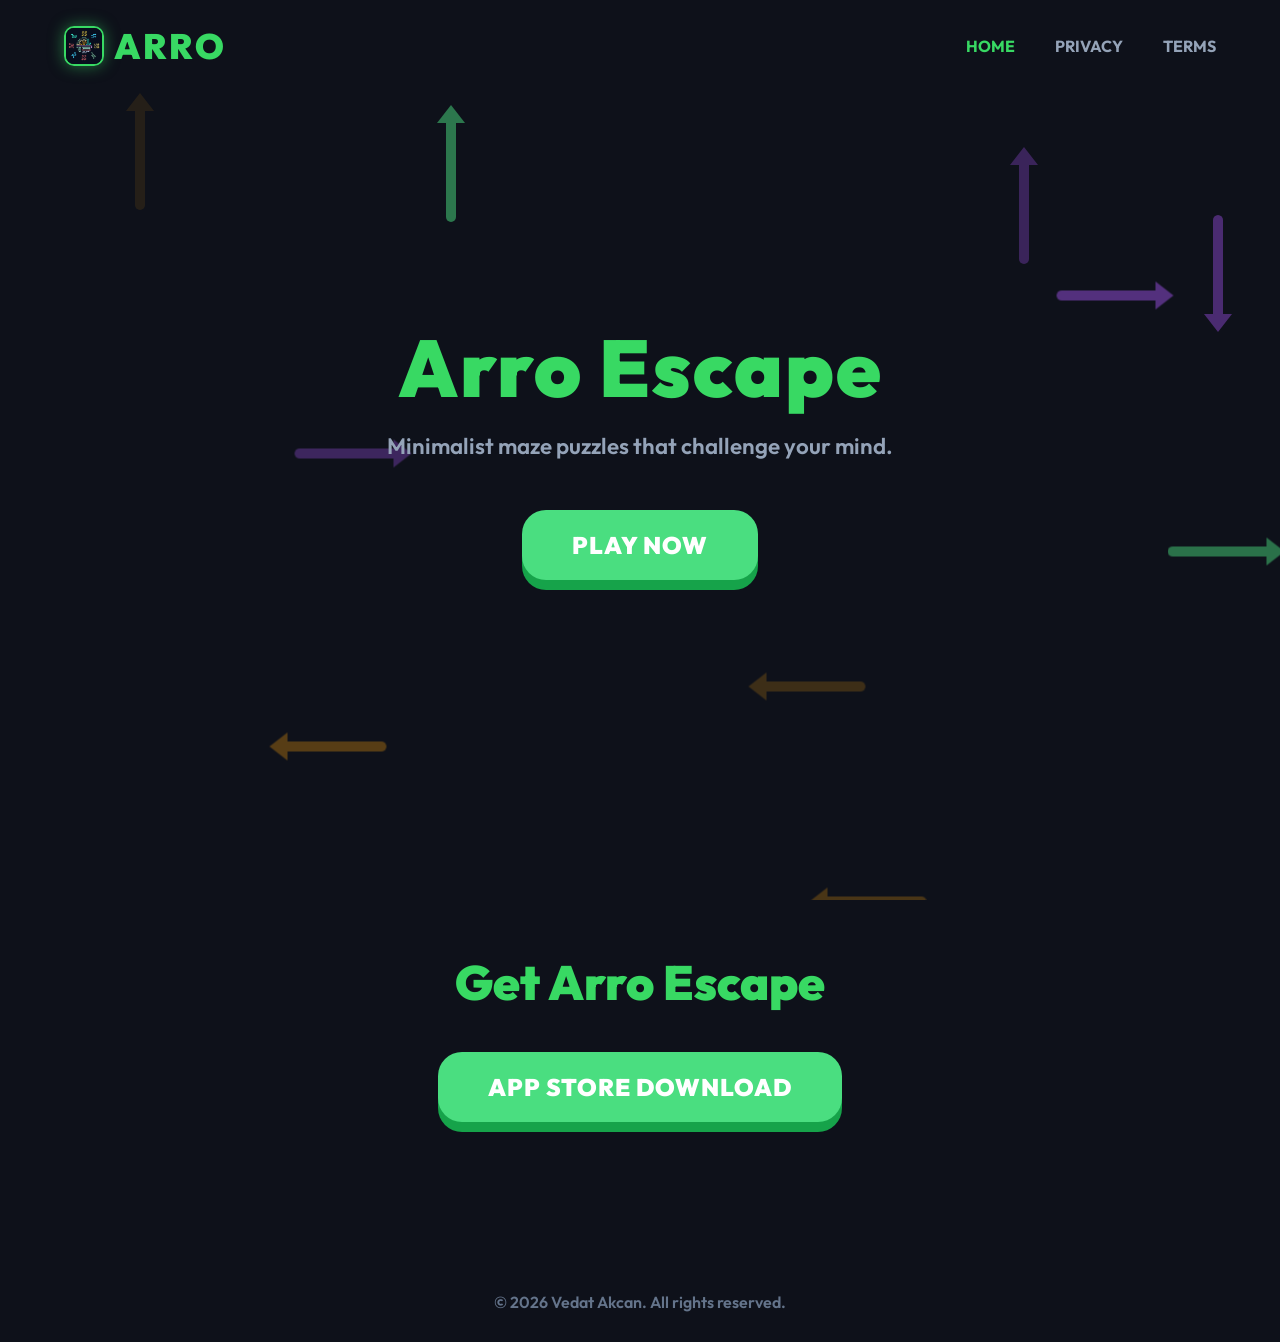
<file: index.html>
<!DOCTYPE html>
<html lang="en">
<head>
    <meta charset="UTF-8" />
    <meta name="viewport" content="width=device-width, initial-scale=1.0" />
    <title>Arro Escape</title>
    <meta name="description" content="Arro Escape is a minimalist maze puzzle game." />
    <link rel="icon" href="arro.png" />
    <link rel="stylesheet" href="style.css" />
</head>
<body>
    <div class="maze-background" id="mazeBg"></div>

    <nav>
        <a href="index.html" class="logo">
            <img src="arro.png" alt="Arro Logo" class="app-icon">
            ARRO
        </a>
        <div class="menu-toggle" onclick="toggleMenu()">☰</div>
        <ul id="nav-links">
            <li><a href="index.html" class="active">HOME</a></li>
            <li><a href="privacy.html">PRIVACY</a></li>
            <li><a href="terms.html">TERMS</a></li>
        </ul>
    </nav>

    <main>
        <div class="hero-content">
            <h1>Arro Escape</h1>
            <p class="subtitle">Minimalist maze puzzles that challenge your mind.</p>
            <a href="#download-section" class="btn-3d" id="playNowBtn">PLAY NOW</a>
        </div>
    </main>

    <div id="download-section" class="download-section">
        <h2>Get Arro Escape</h2>
        <a href="#" class="btn-3d">App Store Download</a>
    </div>

    <footer>
        &copy; 2026 Vedat Akcan. All rights reserved.
    </footer>

    <script>
        function toggleMenu() {
            document.getElementById("nav-links").classList.toggle("active");
        }

        // Oyun tarzı gövdeli/kuyruklu ok animasyonu
        (function createArrows() {
            const container = document.getElementById("mazeBg");
            const directions = [
                { rot: 0, dir: 'up' }, 
                { rot: 90, dir: 'right' }, 
                { rot: 180, dir: 'down' }, 
                { rot: 270, dir: 'left' }
            ];
            const count = 10; 
            const colors = ["#ef4444", "#f59e0b", "#a855f7", "#4ade80", "#3b82f6"]; // Kırmızı, turuncu, mor, yeşil, mavi

            for (let i = 0; i < count; i++) {
                const arrowConfig = directions[Math.floor(Math.random() * directions.length)];
                const color = colors[Math.floor(Math.random() * colors.length)];
                
                const wrapper = document.createElement("div");
                wrapper.className = "arrow-wrapper";
                wrapper.dataset.dir = arrowConfig.dir;
                wrapper.dataset.speed = Math.random() * 8 + 4; // Yavaş ve sabit akış
                
                wrapper.style.left = Math.random() * 100 + "%";
                wrapper.style.top = Math.random() * 100 + "%";
                wrapper.style.transform = `rotate(${arrowConfig.rot}deg)`;
                wrapper.style.opacity = Math.random() * 0.4 + 0.1;
                
                const head = document.createElement("div");
                head.className = "arrow-head";
                head.style.borderBottomColor = color;
                
                const body = document.createElement("div");
                body.className = "arrow-body";
                body.style.backgroundColor = color;
                
                wrapper.appendChild(head);
                wrapper.appendChild(body);
                container.appendChild(wrapper);
            }

            function animateArrows() {
                const arrows = document.querySelectorAll(".arrow-wrapper");
                arrows.forEach(arrow => {
                    const dir = arrow.dataset.dir;
                    const speed = parseFloat(arrow.dataset.speed);
                    let left = parseFloat(arrow.style.left) || 0;
                    let top = parseFloat(arrow.style.top) || 0;
                    const step = speed / 60;
                    
                    if (dir === "right") { left += step; if (left > 105) left = -10; }
                    else if (dir === "left") { left -= step; if (left < -10) left = 105; }
                    else if (dir === "down") { top += step; if (top > 105) top = -10; }
                    else if (dir === "up") { top -= step; if (top < -10) top = 105; }
                    
                    arrow.style.left = left + "%";
                    arrow.style.top = top + "%";
                });
                requestAnimationFrame(animateArrows);
            }
            animateArrows();
        })();
    </script>
</body>
</html>
</file>
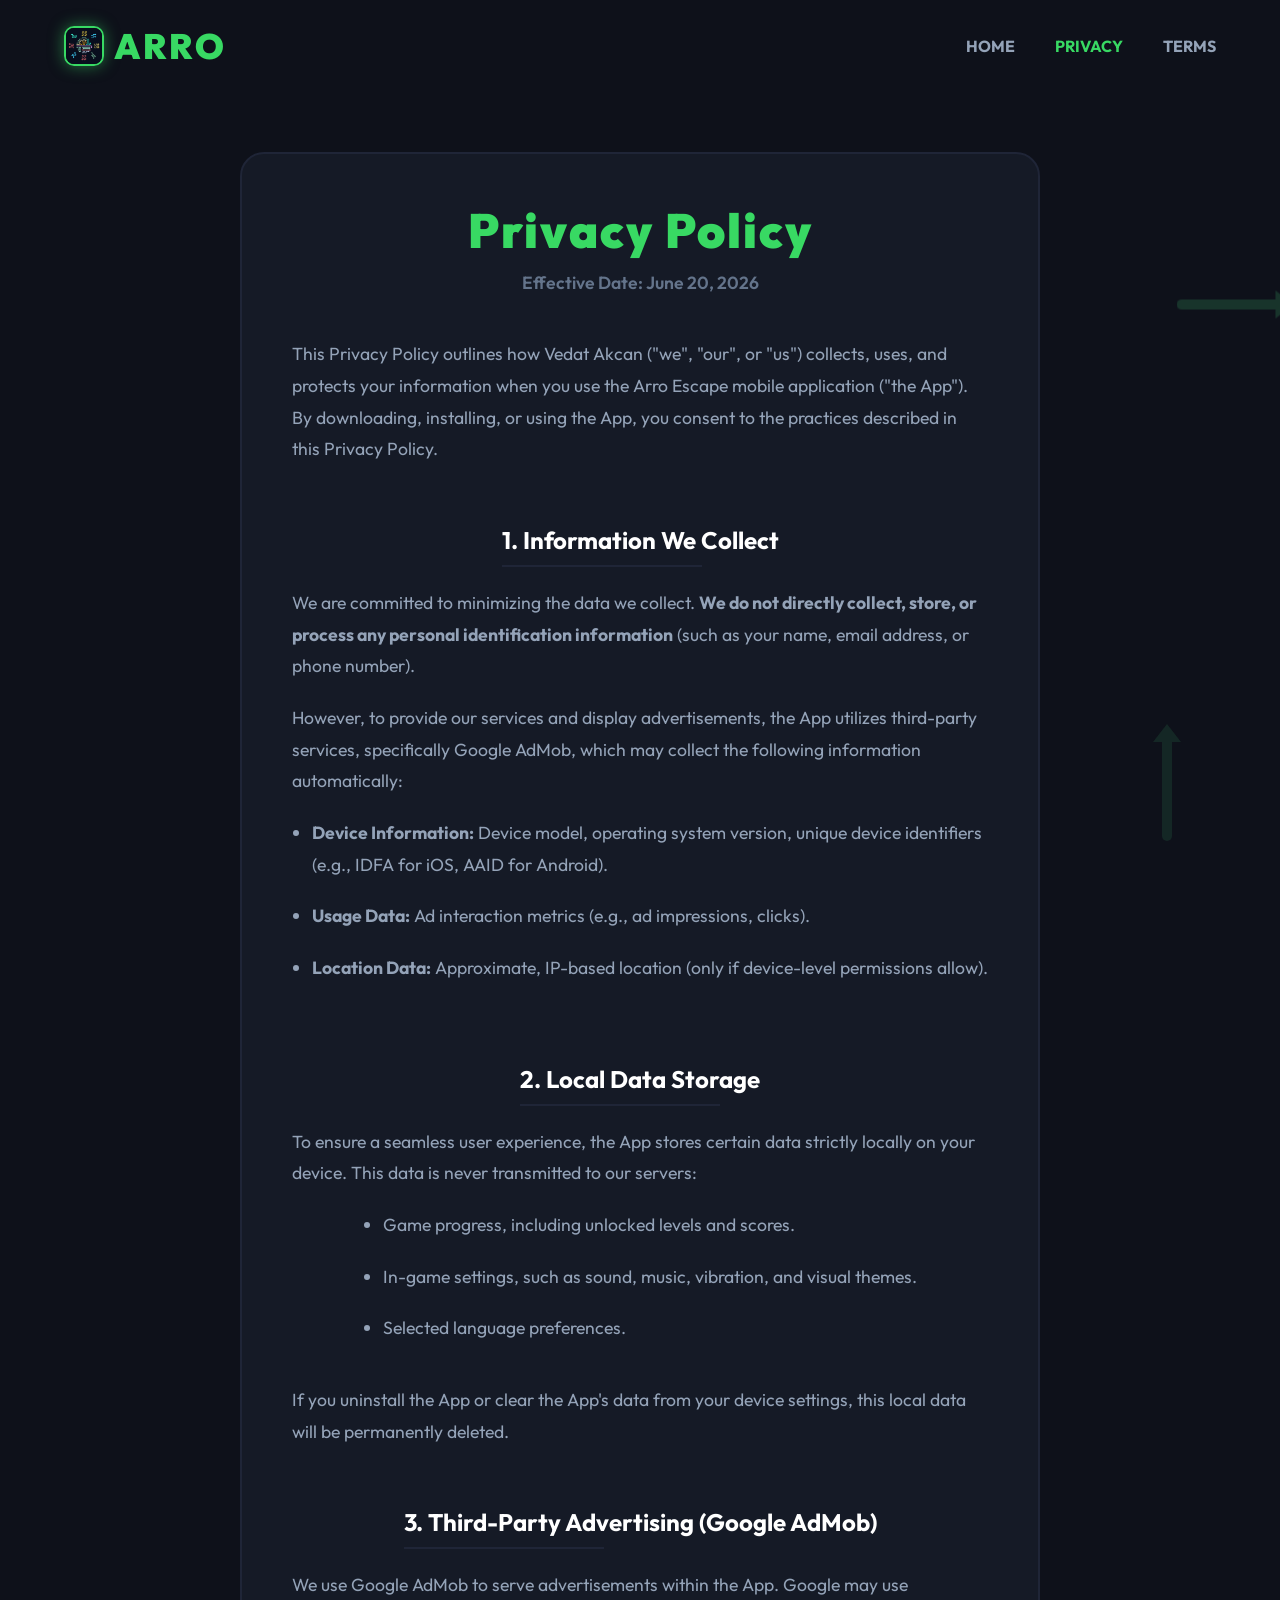
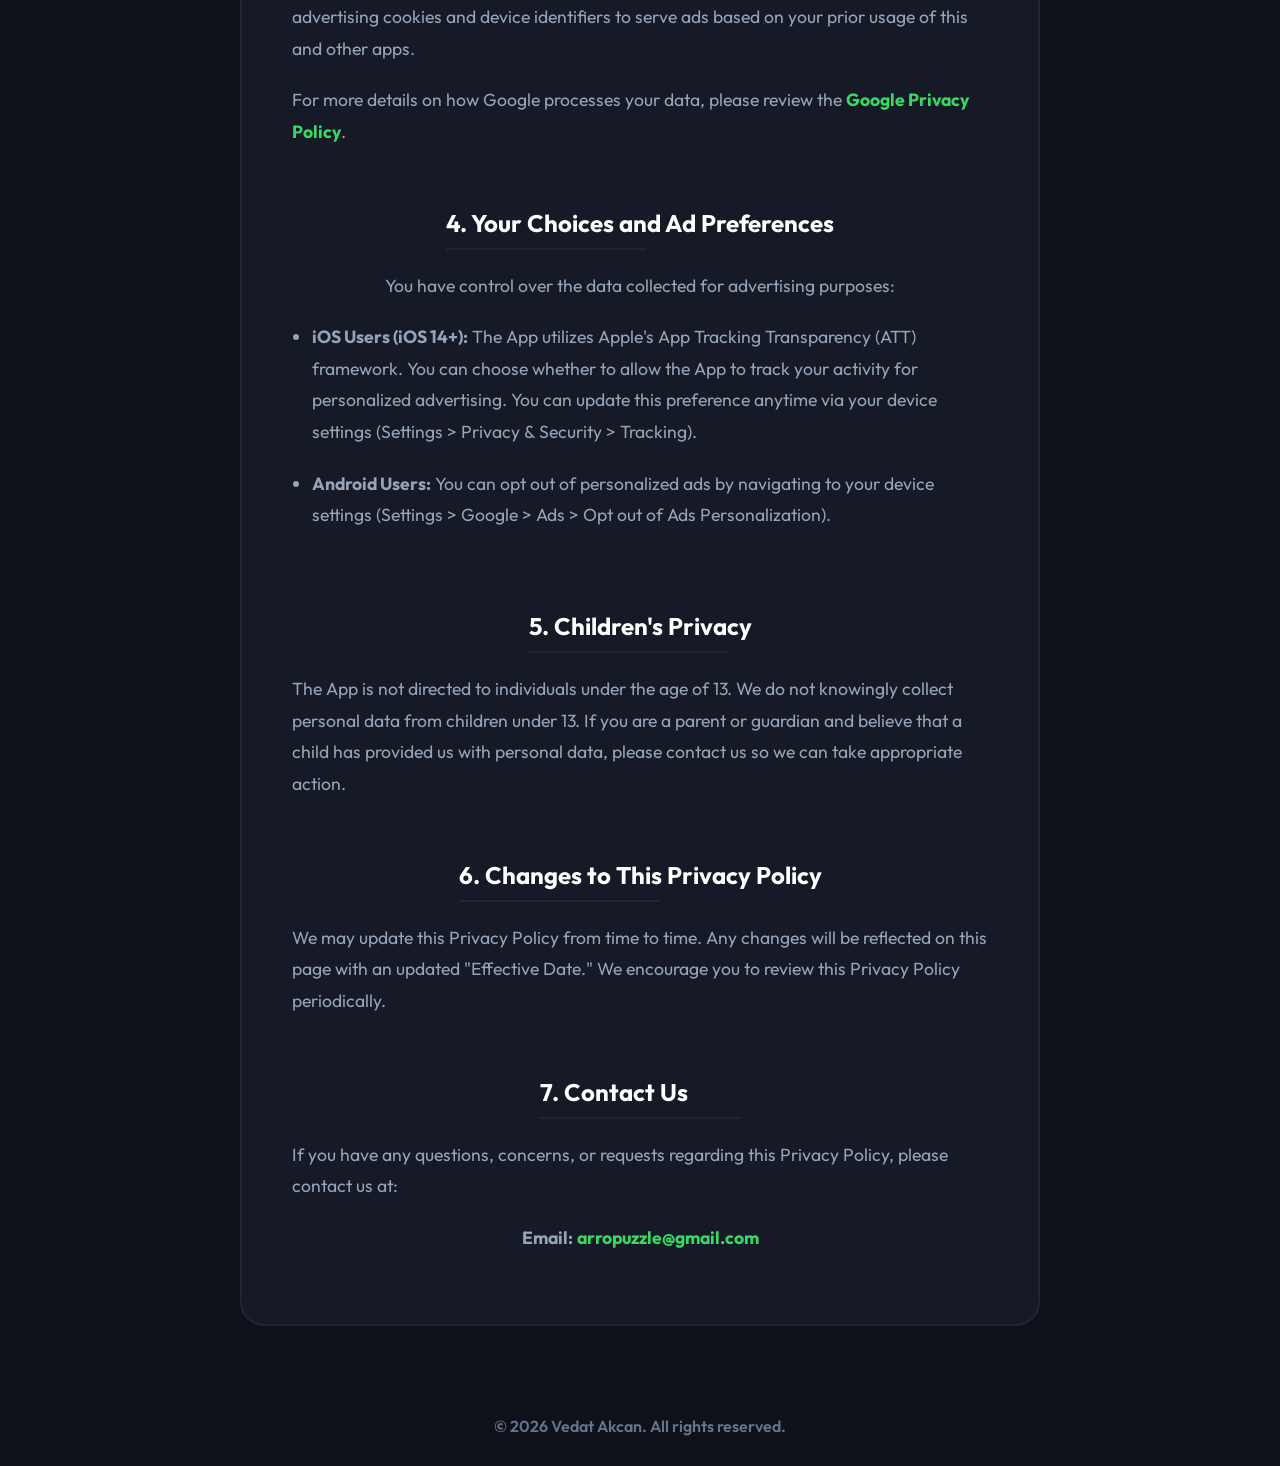
<file: privacy.html>
<!DOCTYPE html>
<html lang="en">
<head>
    <meta charset="UTF-8" />
    <meta name="viewport" content="width=device-width, initial-scale=1.0" />
    <title>Privacy Policy - Arro Escape</title>
    <link rel="icon" href="arro.png" />
    <link rel="stylesheet" href="style.css" />
</head>
<body>
    <div class="maze-background" id="mazeBg"></div>

    <nav>
        <a href="index.html" class="logo">
            <img src="arro.png" alt="Arro Logo" class="app-icon">
            ARRO
        </a>
        <div class="menu-toggle" onclick="toggleMenu()">☰</div>
        <ul id="nav-links">
            <li><a href="index.html">HOME</a></li>
            <li><a href="privacy.html" class="active">PRIVACY</a></li>
            <li><a href="terms.html">TERMS</a></li>
        </ul>
    </nav>

    <main class="policy-content">
        <h1>Privacy Policy</h1>
        <p class="meta">Effective Date: June 20, 2026</p>

        <p>This Privacy Policy outlines how Vedat Akcan ("we", "our", or "us") collects, uses, and protects your information when you use the Arro Escape mobile application ("the App"). By downloading, installing, or using the App, you consent to the practices described in this Privacy Policy.</p>

        <h2>1. Information We Collect</h2>
        <p>We are committed to minimizing the data we collect. <strong>We do not directly collect, store, or process any personal identification information</strong> (such as your name, email address, or phone number).</p>
        <p>However, to provide our services and display advertisements, the App utilizes third-party services, specifically Google AdMob, which may collect the following information automatically:</p>
        <ul>
            <li><strong>Device Information:</strong> Device model, operating system version, unique device identifiers (e.g., IDFA for iOS, AAID for Android).</li>
            <li><strong>Usage Data:</strong> Ad interaction metrics (e.g., ad impressions, clicks).</li>
            <li><strong>Location Data:</strong> Approximate, IP-based location (only if device-level permissions allow).</li>
        </ul>

        <h2>2. Local Data Storage</h2>
        <p>To ensure a seamless user experience, the App stores certain data strictly locally on your device. This data is never transmitted to our servers:</p>
        <ul>
            <li>Game progress, including unlocked levels and scores.</li>
            <li>In-game settings, such as sound, music, vibration, and visual themes.</li>
            <li>Selected language preferences.</li>
        </ul>
        <p>If you uninstall the App or clear the App's data from your device settings, this local data will be permanently deleted.</p>

        <h2>3. Third-Party Advertising (Google AdMob)</h2>
        <p>We use Google AdMob to serve advertisements within the App. Google may use advertising cookies and device identifiers to serve ads based on your prior usage of this and other apps.</p>
        <p>For more details on how Google processes your data, please review the <a href="https://policies.google.com/privacy" target="_blank" rel="noopener noreferrer">Google Privacy Policy</a>.</p>

        <h2>4. Your Choices and Ad Preferences</h2>
        <p>You have control over the data collected for advertising purposes:</p>
        <ul>
            <li><strong>iOS Users (iOS 14+):</strong> The App utilizes Apple's App Tracking Transparency (ATT) framework. You can choose whether to allow the App to track your activity for personalized advertising. You can update this preference anytime via your device settings (Settings &gt; Privacy &amp; Security &gt; Tracking).</li>
            <li><strong>Android Users:</strong> You can opt out of personalized ads by navigating to your device settings (Settings &gt; Google &gt; Ads &gt; Opt out of Ads Personalization).</li>
        </ul>

        <h2>5. Children's Privacy</h2>
        <p>The App is not directed to individuals under the age of 13. We do not knowingly collect personal data from children under 13. If you are a parent or guardian and believe that a child has provided us with personal data, please contact us so we can take appropriate action.</p>

        <h2>6. Changes to This Privacy Policy</h2>
        <p>We may update this Privacy Policy from time to time. Any changes will be reflected on this page with an updated "Effective Date." We encourage you to review this Privacy Policy periodically.</p>

        <h2>7. Contact Us</h2>
        <p>If you have any questions, concerns, or requests regarding this Privacy Policy, please contact us at:</p>
        <p><strong>Email:</strong> <a href="mailto:arropuzzle@gmail.com">arropuzzle@gmail.com</a></p>
    </main>

    <footer>
        &copy; 2026 Vedat Akcan. All rights reserved.
    </footer>

    <script>
        function toggleMenu() { document.getElementById("nav-links").classList.toggle("active"); }

        // Oyun tarzı gövdeli/kuyruklu ok animasyonu (Az sayıda arka plan için)
        (function createArrows() {
            const container = document.getElementById("mazeBg");
            const directions = [
                { rot: 0, dir: 'up' }, 
                { rot: 90, dir: 'right' }, 
                { rot: 180, dir: 'down' }, 
                { rot: 270, dir: 'left' }
            ];
            
            for (let i = 0; i < 4; i++) {
                const arrowConfig = directions[Math.floor(Math.random() * directions.length)];
                const color = "#4ade80"; // Sadece yeşil oklar
                
                const wrapper = document.createElement("div");
                wrapper.className = "arrow-wrapper";
                wrapper.dataset.dir = arrowConfig.dir;
                wrapper.dataset.speed = Math.random() * 5 + 3;
                
                wrapper.style.left = Math.random() * 100 + "%";
                wrapper.style.top = Math.random() * 100 + "%";
                wrapper.style.transform = `rotate(${arrowConfig.rot}deg)`;
                wrapper.style.opacity = Math.random() * 0.15 + 0.05;
                
                const head = document.createElement("div");
                head.className = "arrow-head";
                head.style.borderBottomColor = color;
                
                const body = document.createElement("div");
                body.className = "arrow-body";
                body.style.backgroundColor = color;
                
                wrapper.appendChild(head);
                wrapper.appendChild(body);
                container.appendChild(wrapper);
            }

            function animateArrows() {
                const arrows = document.querySelectorAll(".arrow-wrapper");
                arrows.forEach(arrow => {
                    const dir = arrow.dataset.dir;
                    const speed = parseFloat(arrow.dataset.speed);
                    let left = parseFloat(arrow.style.left) || 0;
                    let top = parseFloat(arrow.style.top) || 0;
                    const step = speed / 60;
                    
                    if (dir === "right") { left += step; if (left > 105) left = -10; }
                    else if (dir === "left") { left -= step; if (left < -10) left = 105; }
                    else if (dir === "down") { top += step; if (top > 105) top = -10; }
                    else if (dir === "up") { top -= step; if (top < -10) top = 105; }
                    
                    arrow.style.left = left + "%";
                    arrow.style.top = top + "%";
                });
                requestAnimationFrame(animateArrows);
            }
            animateArrows();
        })();
    </script>
</body>
</html>
</file>
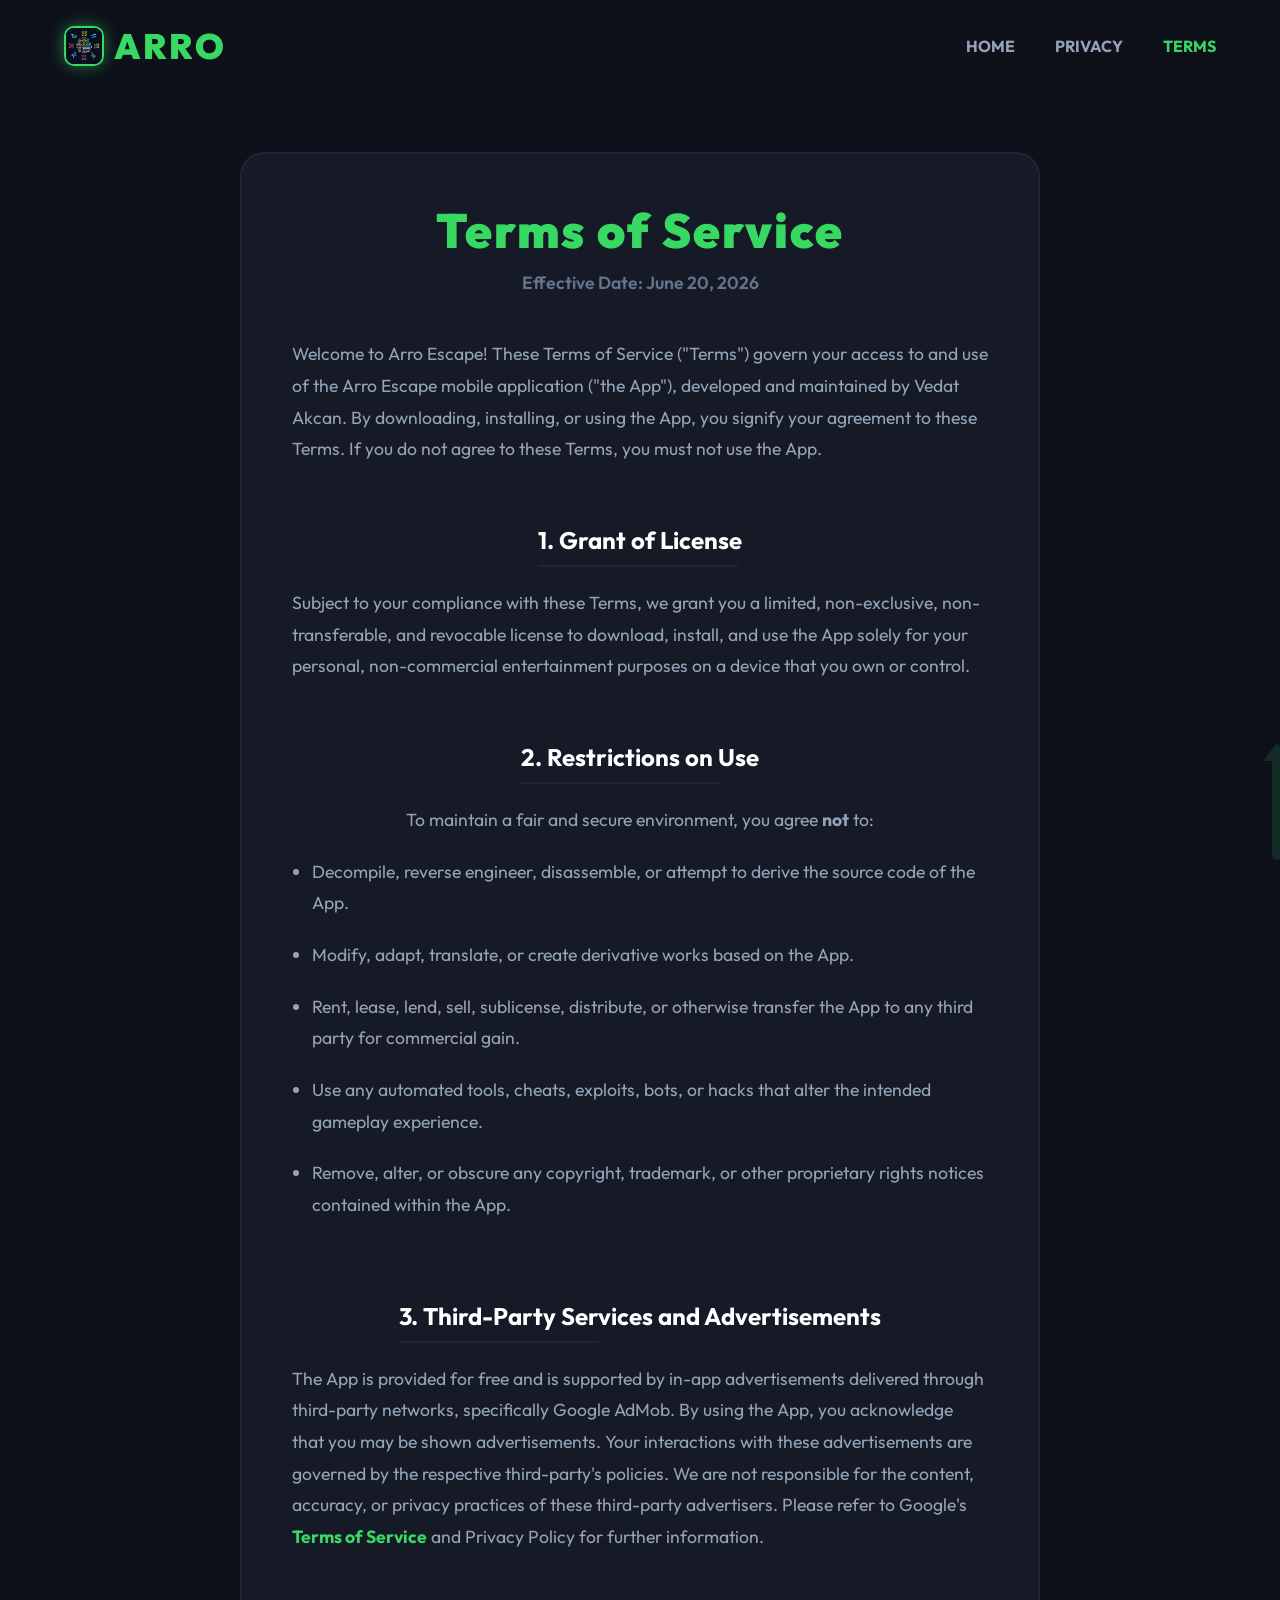
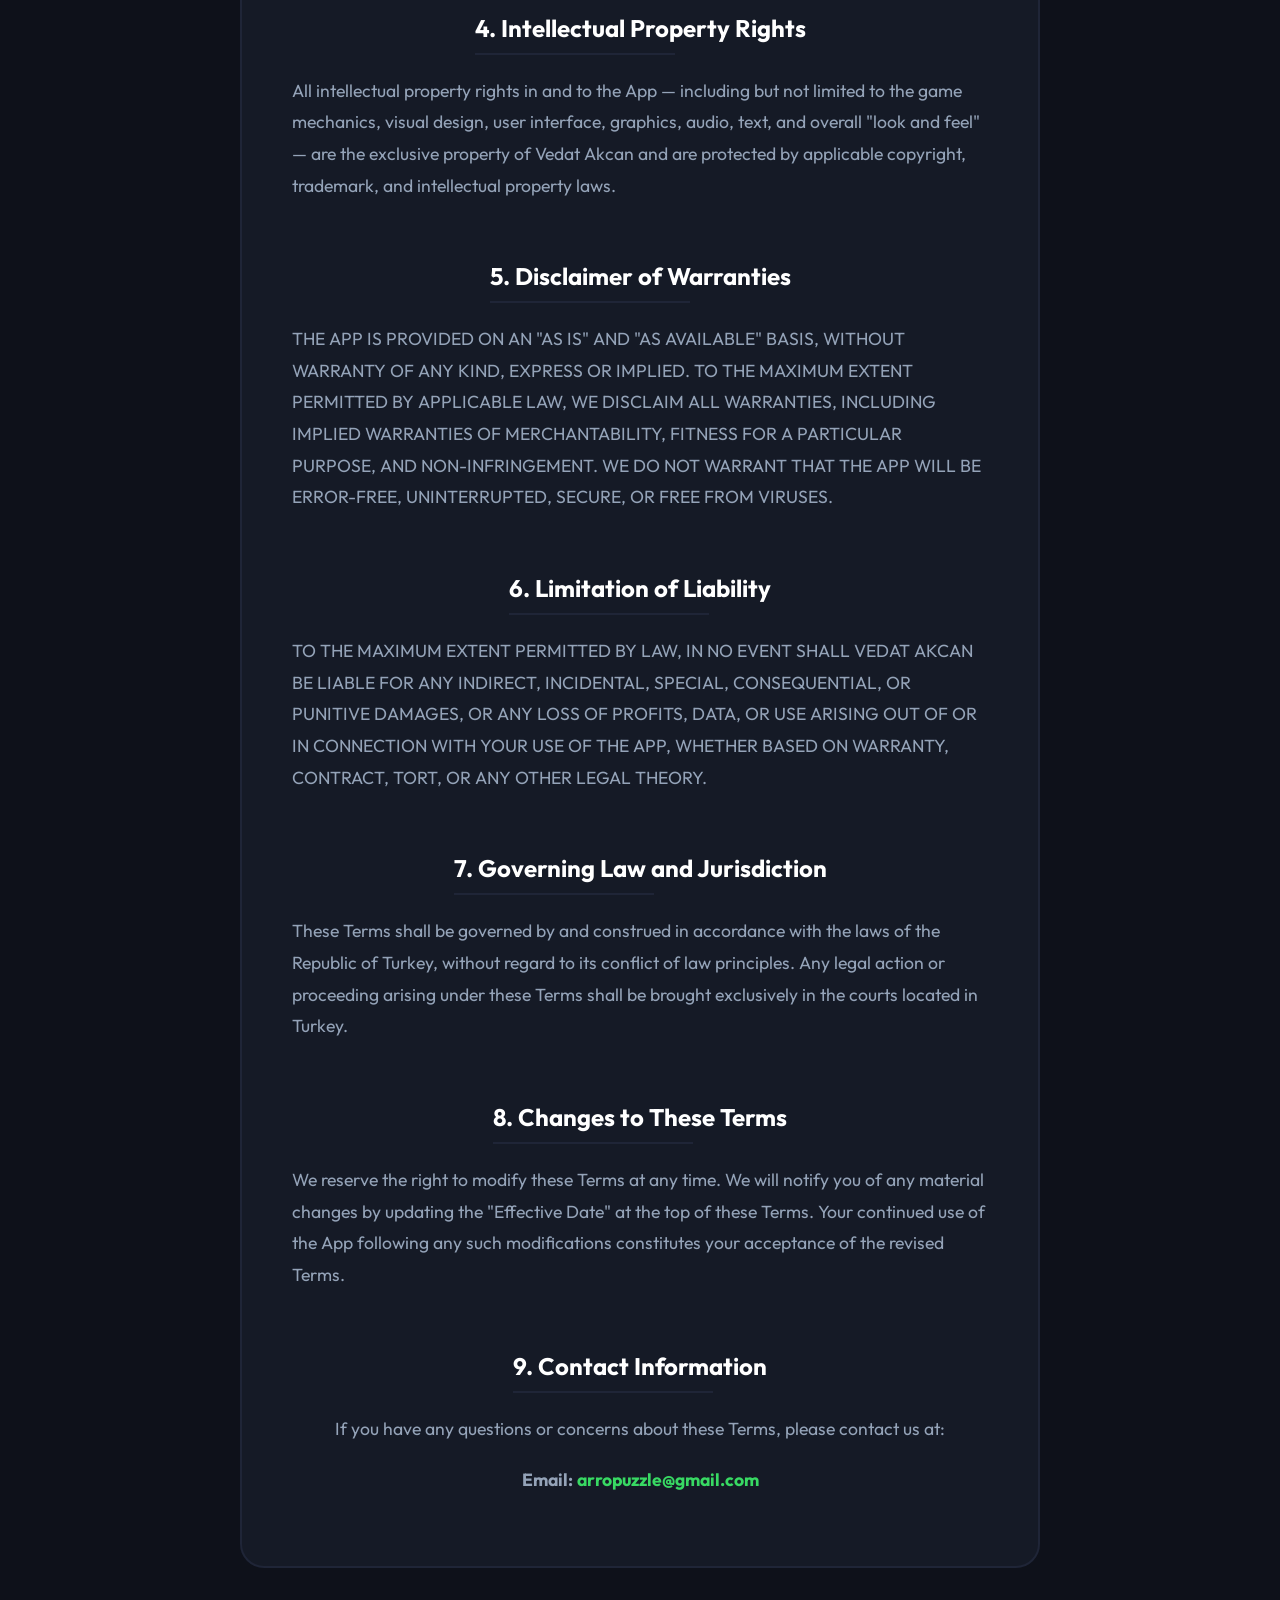
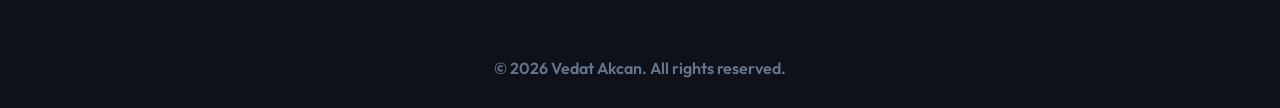
<file: terms.html>
<!DOCTYPE html>
<html lang="en">
<head>
    <meta charset="UTF-8" />
    <meta name="viewport" content="width=device-width, initial-scale=1.0" />
    <title>Terms of Service - Arro Escape</title>
    <link rel="icon" href="arro.png" />
    <link rel="stylesheet" href="style.css" />
</head>
<body>
    <div class="maze-background" id="mazeBg"></div>

    <nav>
        <a href="index.html" class="logo">
            <img src="arro.png" alt="Arro Logo" class="app-icon">
            ARRO
        </a>
        <div class="menu-toggle" onclick="toggleMenu()">☰</div>
        <ul id="nav-links">
            <li><a href="index.html">HOME</a></li>
            <li><a href="privacy.html">PRIVACY</a></li>
            <li><a href="terms.html" class="active">TERMS</a></li>
        </ul>
    </nav>

    <main class="policy-content">
        <h1>Terms of Service</h1>
        <p class="meta">Effective Date: June 20, 2026</p>

        <p>Welcome to Arro Escape! These Terms of Service ("Terms") govern your access to and use of the Arro Escape mobile application ("the App"), developed and maintained by Vedat Akcan. By downloading, installing, or using the App, you signify your agreement to these Terms. If you do not agree to these Terms, you must not use the App.</p>

        <h2>1. Grant of License</h2>
        <p>Subject to your compliance with these Terms, we grant you a limited, non-exclusive, non-transferable, and revocable license to download, install, and use the App solely for your personal, non-commercial entertainment purposes on a device that you own or control.</p>

        <h2>2. Restrictions on Use</h2>
        <p>To maintain a fair and secure environment, you agree <strong>not</strong> to:</p>
        <ul>
            <li>Decompile, reverse engineer, disassemble, or attempt to derive the source code of the App.</li>
            <li>Modify, adapt, translate, or create derivative works based on the App.</li>
            <li>Rent, lease, lend, sell, sublicense, distribute, or otherwise transfer the App to any third party for commercial gain.</li>
            <li>Use any automated tools, cheats, exploits, bots, or hacks that alter the intended gameplay experience.</li>
            <li>Remove, alter, or obscure any copyright, trademark, or other proprietary rights notices contained within the App.</li>
        </ul>

        <h2>3. Third-Party Services and Advertisements</h2>
        <p>The App is provided for free and is supported by in-app advertisements delivered through third-party networks, specifically Google AdMob. By using the App, you acknowledge that you may be shown advertisements. Your interactions with these advertisements are governed by the respective third-party's policies. We are not responsible for the content, accuracy, or privacy practices of these third-party advertisers. Please refer to Google's <a href="https://policies.google.com/terms" target="_blank" rel="noopener noreferrer">Terms of Service</a> and Privacy Policy for further information.</p>

        <h2>4. Intellectual Property Rights</h2>
        <p>All intellectual property rights in and to the App — including but not limited to the game mechanics, visual design, user interface, graphics, audio, text, and overall "look and feel" — are the exclusive property of Vedat Akcan and are protected by applicable copyright, trademark, and intellectual property laws.</p>

        <h2>5. Disclaimer of Warranties</h2>
        <p>THE APP IS PROVIDED ON AN "AS IS" AND "AS AVAILABLE" BASIS, WITHOUT WARRANTY OF ANY KIND, EXPRESS OR IMPLIED. TO THE MAXIMUM EXTENT PERMITTED BY APPLICABLE LAW, WE DISCLAIM ALL WARRANTIES, INCLUDING IMPLIED WARRANTIES OF MERCHANTABILITY, FITNESS FOR A PARTICULAR PURPOSE, AND NON-INFRINGEMENT. WE DO NOT WARRANT THAT THE APP WILL BE ERROR-FREE, UNINTERRUPTED, SECURE, OR FREE FROM VIRUSES.</p>

        <h2>6. Limitation of Liability</h2>
        <p>TO THE MAXIMUM EXTENT PERMITTED BY LAW, IN NO EVENT SHALL VEDAT AKCAN BE LIABLE FOR ANY INDIRECT, INCIDENTAL, SPECIAL, CONSEQUENTIAL, OR PUNITIVE DAMAGES, OR ANY LOSS OF PROFITS, DATA, OR USE ARISING OUT OF OR IN CONNECTION WITH YOUR USE OF THE APP, WHETHER BASED ON WARRANTY, CONTRACT, TORT, OR ANY OTHER LEGAL THEORY.</p>

        <h2>7. Governing Law and Jurisdiction</h2>
        <p>These Terms shall be governed by and construed in accordance with the laws of the Republic of Turkey, without regard to its conflict of law principles. Any legal action or proceeding arising under these Terms shall be brought exclusively in the courts located in Turkey.</p>

        <h2>8. Changes to These Terms</h2>
        <p>We reserve the right to modify these Terms at any time. We will notify you of any material changes by updating the "Effective Date" at the top of these Terms. Your continued use of the App following any such modifications constitutes your acceptance of the revised Terms.</p>

        <h2>9. Contact Information</h2>
        <p>If you have any questions or concerns about these Terms, please contact us at:</p>
        <p><strong>Email:</strong> <a href="mailto:arropuzzle@gmail.com">arropuzzle@gmail.com</a></p>
    </main>

    <footer>
        &copy; 2026 Vedat Akcan. All rights reserved.
    </footer>

    <script>
        function toggleMenu() { document.getElementById("nav-links").classList.toggle("active"); }

        // Oyun tarzı gövdeli/kuyruklu ok animasyonu
        (function createArrows() {
            const container = document.getElementById("mazeBg");
            const directions = [
                { rot: 0, dir: 'up' }, 
                { rot: 90, dir: 'right' }, 
                { rot: 180, dir: 'down' }, 
                { rot: 270, dir: 'left' }
            ];
            
            for (let i = 0; i < 4; i++) {
                const arrowConfig = directions[Math.floor(Math.random() * directions.length)];
                const color = "#4ade80"; 
                
                const wrapper = document.createElement("div");
                wrapper.className = "arrow-wrapper";
                wrapper.dataset.dir = arrowConfig.dir;
                wrapper.dataset.speed = Math.random() * 5 + 3;
                
                wrapper.style.left = Math.random() * 100 + "%";
                wrapper.style.top = Math.random() * 100 + "%";
                wrapper.style.transform = `rotate(${arrowConfig.rot}deg)`;
                wrapper.style.opacity = Math.random() * 0.15 + 0.05;
                
                const head = document.createElement("div");
                head.className = "arrow-head";
                head.style.borderBottomColor = color;
                
                const body = document.createElement("div");
                body.className = "arrow-body";
                body.style.backgroundColor = color;
                
                wrapper.appendChild(head);
                wrapper.appendChild(body);
                container.appendChild(wrapper);
            }

            function animateArrows() {
                const arrows = document.querySelectorAll(".arrow-wrapper");
                arrows.forEach(arrow => {
                    const dir = arrow.dataset.dir;
                    const speed = parseFloat(arrow.dataset.speed);
                    let left = parseFloat(arrow.style.left) || 0;
                    let top = parseFloat(arrow.style.top) || 0;
                    const step = speed / 60;
                    
                    if (dir === "right") { left += step; if (left > 105) left = -10; }
                    else if (dir === "left") { left -= step; if (left < -10) left = 105; }
                    else if (dir === "down") { top += step; if (top > 105) top = -10; }
                    else if (dir === "up") { top -= step; if (top < -10) top = 105; }
                    
                    arrow.style.left = left + "%";
                    arrow.style.top = top + "%";
                });
                requestAnimationFrame(animateArrows);
            }
            animateArrows();
        })();
    </script>
</body>
</html>
</file>
<file: style.css>
@import url('https://fonts.googleapis.com/css2?family=Outfit:wght@400;600;700;900&display=swap');

/* ---------- GENEL ---------- */
html {
    scroll-behavior: smooth;
}

* {
    margin: 0;
    padding: 0;
    box-sizing: border-box;
}

body {
    background-color: #0e111a;
    color: #e2e8f0;
    font-family: 'Outfit', sans-serif;
    min-height: 100vh;
    overflow-x: hidden;
    position: relative;
    display: flex;
    flex-direction: column;
}

/* ---------- NAVBAR ---------- */
nav {
    display: flex;
    justify-content: space-between;
    padding: 24px 5%;
    align-items: center;
    position: relative;
    z-index: 20;
    background-color: #0e111a;
}

.logo {
    display: flex;
    align-items: center;
    gap: 10px;
    font-size: 2.2rem;
    font-weight: 900;
    color: #38d963;
    letter-spacing: 2px;
    text-decoration: none;
}

.app-icon {
    width: 40px;
    height: 40px;
    border-radius: 10px;
    object-fit: cover;
    border: 2px solid #38d963;
    box-shadow: 0 0 15px rgba(56, 217, 99, 0.5);
}

.menu-toggle {
    display: none;
    font-size: 28px;
    color: #38d963;
    cursor: pointer;
}

#nav-links {
    display: flex;
    list-style: none;
    gap: 40px;
}

#nav-links a {
    color: #94a3b8;
    text-decoration: none;
    font-size: 1rem;
    font-weight: 700;
    text-transform: uppercase;
    transition: color 0.2s;
}

#nav-links a:hover, #nav-links a.active {
    color: #38d963;
}

@media (max-width: 768px) {
    .menu-toggle {
        display: block;
    }
    #nav-links {
        display: none;
        flex-direction: column;
        background-color: #151a26;
        position: absolute;
        top: 80px;
        right: 5%;
        width: 250px;
        border-radius: 16px;
        padding: 25px;
        gap: 20px;
        border: 2px solid #1f2537;
        box-shadow: 0 10px 30px rgba(0,0,0,0.5);
    }
    #nav-links.active {
        display: flex;
    }
}

/* ---------- ANA İÇERİK ---------- */
main {
    min-height: 80vh;
    display: flex;
    flex-direction: column;
    justify-content: center;
    align-items: center;
    text-align: center;
    padding: 40px 20px;
    position: relative;
    z-index: 10;
}

.hero-content {
    max-width: 800px;
    width: 100%;
}

h1 {
    font-size: 5rem;
    font-weight: 900;
    color: #38d963;
    margin-bottom: 20px;
    letter-spacing: 2px;
    line-height: 1.1;
    text-shadow: none;
}

.subtitle {
    font-size: 1.4rem;
    color: #94a3b8;
    margin-bottom: 50px;
    font-weight: 600;
}

/* ---------- 3D BUTONLAR ---------- */
.btn-3d {
    background-color: #4ade80;
    color: #ffffff;
    font-size: 1.5rem;
    font-weight: 900;
    padding: 20px 50px;
    border-radius: 24px;
    text-transform: uppercase;
    text-decoration: none;
    display: inline-block;
    box-shadow: 0 10px 0 #16a34a;
    transition: transform 0.1s, box-shadow 0.1s;
    letter-spacing: 1px;
    border: none;
    cursor: pointer;
}

.btn-3d:active {
    transform: translateY(10px);
    box-shadow: 0 0 0 #16a34a;
}

/* ---------- İNDİRME BÖLÜMÜ ---------- */
.download-section {
    min-height: 50vh;
    display: flex;
    flex-direction: column;
    justify-content: center;
    align-items: center;
    text-align: center;
    background-color: transparent;
    z-index: 10;
    position: relative;
    padding: 60px 20px;
}

.download-section h2 {
    color: #38d963;
    font-size: 3rem;
    font-weight: 900;
    margin-bottom: 40px;
}

/* ---------- ARKA PLAN OKLARI ---------- */
.maze-background {
    position: fixed;
    top: 0;
    left: 0;
    width: 100%;
    height: 100%;
    pointer-events: none;
    z-index: 0;
    overflow: hidden;
}

.arrow-wrapper {
    position: absolute;
    display: flex;
    flex-direction: column;
    align-items: center;
    width: 30px;
    will-change: left, top;
}

.arrow-head {
    width: 0;
    height: 0;
    border-left: 14px solid transparent;
    border-right: 14px solid transparent;
    border-bottom: 18px solid; 
}

.arrow-body {
    width: 10px;
    height: 100px;
    border-radius: 0 0 6px 6px;
    margin-top: -1px;
}

/* ---------- POLİTİKA SAYFALARI ---------- */
.policy-content {
    max-width: 800px;
    margin: 60px auto;
    padding: 50px;
    background-color: #151a26;
    border-radius: 24px;
    border: 2px solid #1f2537;
    color: #cbd5e1;
    z-index: 10;
    position: relative;
    text-align: left;
}

.policy-content h1 {
    font-size: 3rem;
    margin-bottom: 10px;
    text-align: center;
    color: #38d963;
}

.policy-content .meta {
    text-align: center;
    color: #64748b;
    margin-bottom: 40px;
    font-weight: 600;
}

.policy-content h2 {
    color: #ffffff;
    margin-top: 40px;
    margin-bottom: 20px;
    font-size: 1.5rem;
    font-weight: 700;
    text-align: left;
}

.policy-content h2::after {
    content: "";
    display: block;
    width: 200px;
    height: 2px;
    background-color: #1f2537;
    margin: 10px 0 0 0;
}

.policy-content p, .policy-content li {
    color: #94a3b8;
    line-height: 1.8;
    margin-bottom: 20px;
    font-size: 1.1rem;
}

.policy-content ul {
    padding-left: 20px;
    margin-bottom: 20px;
}

.policy-content a {
    color: #38d963;
    text-decoration: none;
    font-weight: 700;
}

.policy-content a:hover {
    text-decoration: underline;
}

@media (max-width: 768px) {
    h1 { font-size: 3.5rem; }
    .hero-content { padding: 40px 20px; }
    .policy-content { padding: 30px 20px; margin: 40px 20px; }
    .policy-content h1 { font-size: 2.2rem; }
}

footer {
    text-align: center;
    padding: 30px 20px;
    color: #64748b;
    font-size: 1rem;
    z-index: 10;
    position: relative;
    background-color: #0e111a;
    font-weight: 600;
}
</file>
